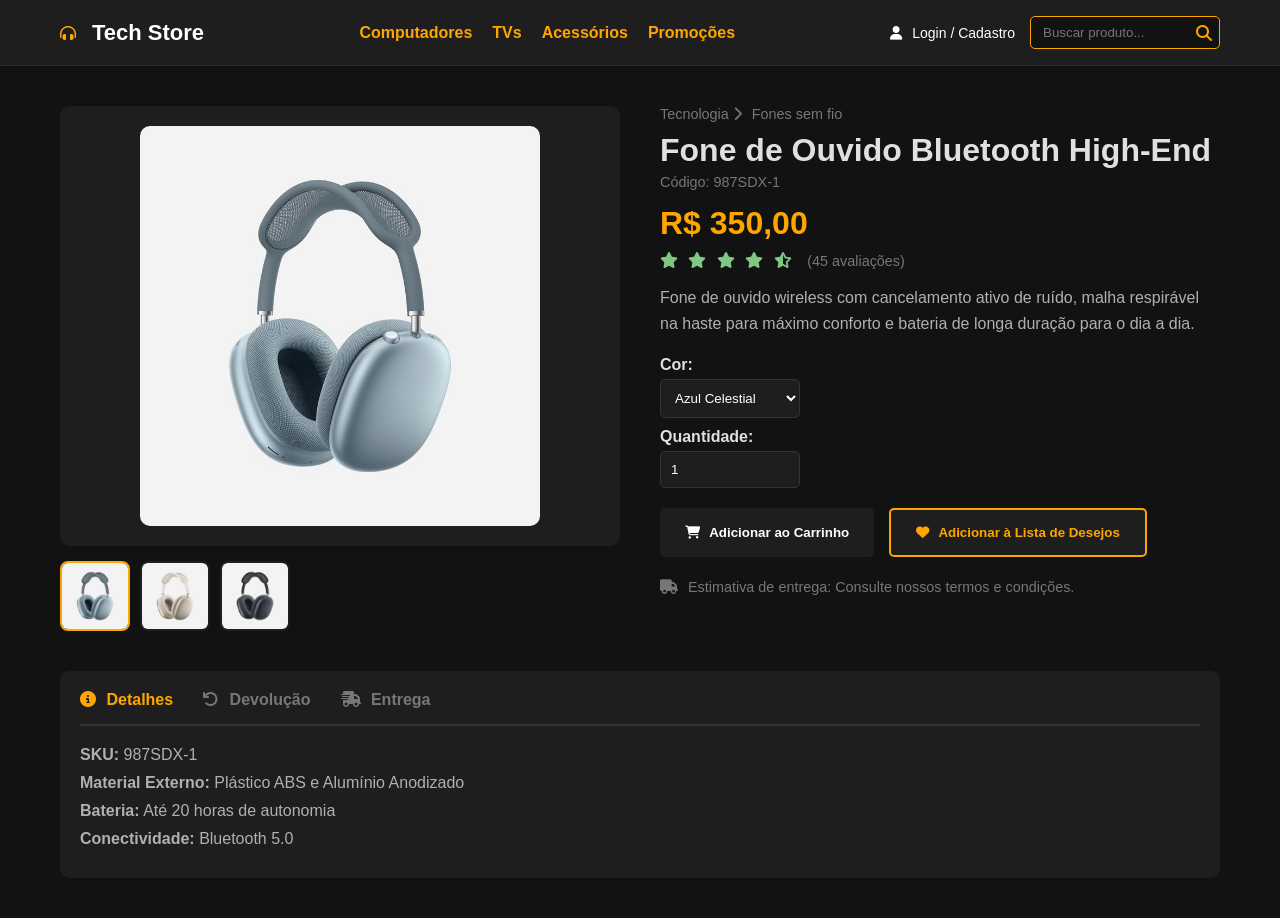
<file: pagina-de-produto/index.html>
<!DOCTYPE html>
<html lang="pt-BR">

<head>
    <meta charset="UTF-8">
    <meta name="viewport" content="width=device-width, initial-scale=1.0">

    <title>Tech Store - Fone de Ouvido Bluetooth</title>

    <!-- Biblioteca de Ícones (Font Awesome) -->
    <link rel="stylesheet" href="https://cdnjs.cloudflare.com/ajax/libs/font-awesome/6.5.1/css/all.min.css">

    <!-- Estilos Customizados -->
    <link rel="stylesheet" href="css/style.css">
</head>

<body>

    <!-- Cabeçalho / Navegação Superior -->
    <header>
        <div class="top-bar">

            <!-- Logo da Loja -->
            <div class="logo">
                <i class="fas fa-headphones-alt"></i>
                <h1>Tech Store</h1>
            </div>

            <!-- Links de Categorias -->
            <nav class="nav">
                <a href="#">Computadores</a>
                <a href="#">TVs</a>
                <a href="#">Acessórios</a>
                <a href="#">Promoções</a>
            </nav>

            <!-- Busca e Login do Usuário -->
            <div class="user-options">
                <a href="#">
                    <i class="fas fa-user"></i>
                    Login / Cadastro
                </a>

                <div class="search-box">
                    <input type="text" placeholder="Buscar produto...">
                    <i class="fas fa-search"></i>
                </div>
            </div>

        </div>
    </header>

    <!-- Conteúdo Principal do Produto -->
    <main class="container">

        <div class="product-details">

            <!-- Galeria de Imagens do Produto -->
            <div class="product-gallery">

                <div class="main-image-container">
                    <img
                        id="main-product-img"
                        src="img/fone2.jpg"
                        alt="Fone de Ouvido Bluetooth Azul"
                    >
                </div>

                <div class="gallery-thumbnails">
                    <img
                        src="img/fone2.jpg"
                        class="active-thumb"
                        data-color="azul"
                        alt="Fone Azul"
                    >

                    <img
                        src="img/fone3.jpg"
                        data-color="bege"
                        alt="Fone Bege"
                    >

                    <img
                        src="img/fone1.jpg"
                        data-color="preto"
                        alt="Fone Preto"
                    >
                </div>

            </div>

            <!-- Informações do Produto -->
            <div class="product-info">

                <p class="product-path">
                    Tecnologia
                    <i class="fas fa-chevron-right"></i>
                    Fones sem fio
                </p>

                <h2 id="product-title">
                    Fone de Ouvido Bluetooth High-End
                </h2>

                <p class="product-code">
                    Código: 987SDX-1
                </p>

                <p class="price">R$ 350,00</p>

                <!-- Avaliação por Estrelas -->
                <p class="rating">
                    <i class="fas fa-star"></i>
                    <i class="fas fa-star"></i>
                    <i class="fas fa-star"></i>
                    <i class="fas fa-star"></i>
                    <i class="fas fa-star-half-alt"></i>

                    <span>(45 avaliações)</span>
                </p>

                <p class="product-description">
                    Fone de ouvido wireless com cancelamento ativo de ruído,
                    malha respirável na haste para máximo conforto e bateria
                    de longa duração para o dia a dia.
                </p>

                <!-- Opções de Seleção de Cor e Quantidade -->
                <div class="product-options">

                    <label for="color">Cor:</label>

                    <select id="color">
                        <option value="azul">Azul Celestial</option>
                        <option value="bege">Bege Starlight</option>
                        <option value="preto">Preto Space Gray</option>
                    </select>

                    <label for="quantity">Quantidade:</label>

                    <input
                        type="number"
                        id="quantity"
                        value="1"
                        min="1"
                        max="10"
                    >

                </div>

                <!-- Botões de Compra e Lista de Desejos -->
                <div class="buttons">

                    <button class="add-to-cart">
                        <i class="fas fa-shopping-cart"></i>
                        Adicionar ao Carrinho
                    </button>

                    <button class="add-to-wishlist">
                        <i class="fas fa-heart"></i>
                        Adicionar à Lista de Desejos
                    </button>

                </div>

                <!-- Frete e Entrega -->
                <p class="delivery">
                    <i class="fas fa-truck"></i>
                    Estimativa de entrega: Consulte nossos termos e condições.
                </p>

            </div>

        </div>

        <!-- Abas de Especificações Técnicas -->
        <div class="product-specs">

            <ul class="tabs">

                <li class="tab-item active">
                    <i class="fas fa-info-circle"></i>
                    Detalhes
                </li>

                <li class="tab-item">
                    <i class="fas fa-undo"></i>
                    Devolução
                </li>

                <li class="tab-item">
                    <i class="fas fa-shipping-fast"></i>
                    Entrega
                </li>

            </ul>

            <div class="specs-content">

                <p>
                    <strong>SKU:</strong> 987SDX-1
                </p>

                <p>
                    <strong>Material Externo:</strong>
                    Plástico ABS e Alumínio Anodizado
                </p>

                <p>
                    <strong>Bateria:</strong>
                    Até 20 horas de autonomia
                </p>

                <p>
                    <strong>Conectividade:</strong>
                    Bluetooth 5.0
                </p>

            </div>

        </div>

    </main>

    <!-- JavaScript -->
    <script src="src/script.js"></script>

</body>
</html>
</file>
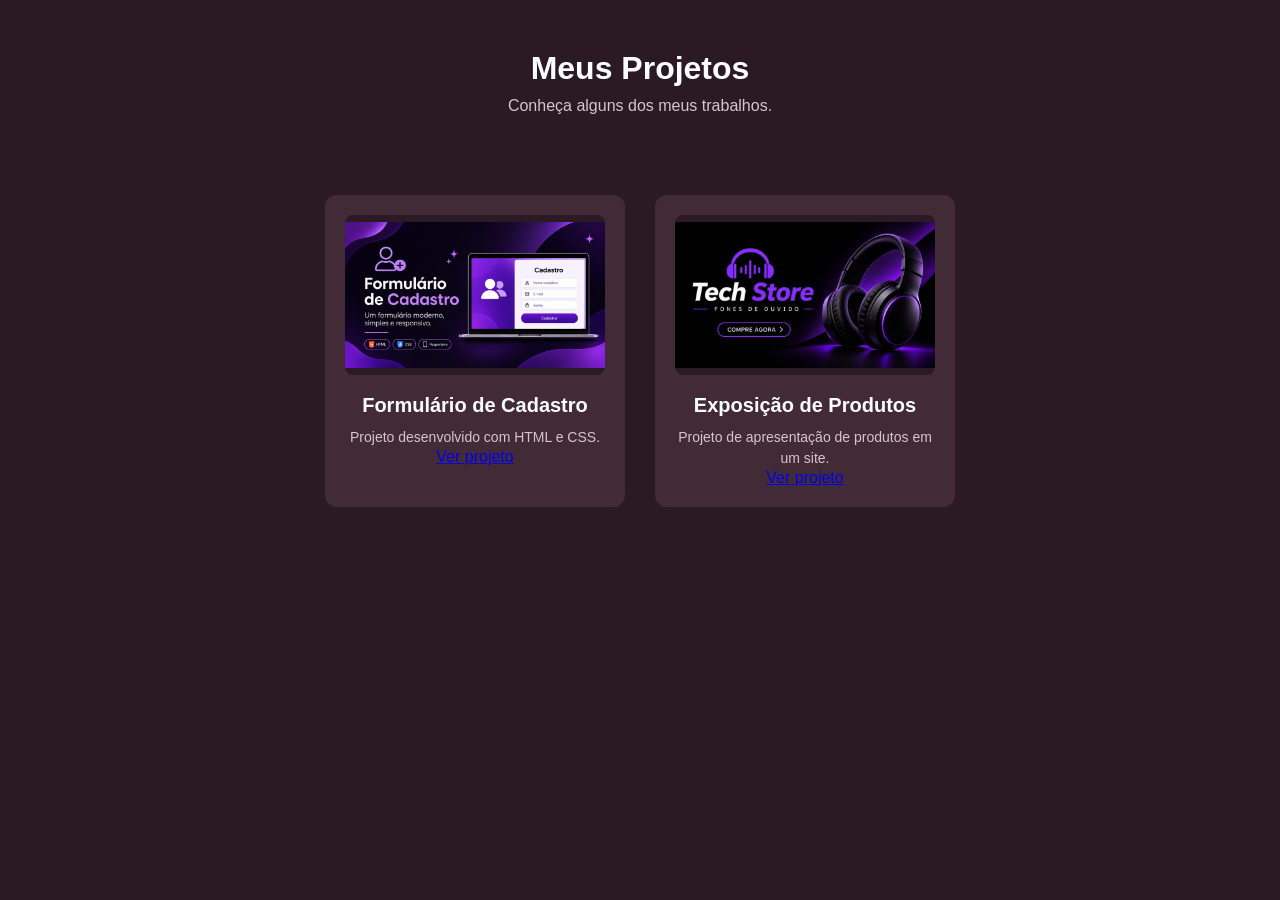
<file: portifolio/projetos/projetos.html>
<!DOCTYPE html>
<html lang="pt-BR">
<head>
    <meta charset="UTF-8">
    <meta name="viewport" content="width=device-width, initial-scale=1.0">
    <title>Meus Projetos</title>
    <link rel="stylesheet" href="../css/projetos.css">
</head>
<body>

    <header>
        <h1>Meus Projetos</h1>
        <p>Conheça alguns dos meus trabalhos.</p>
    </header>

    <main>
        <section class="projetos">

           <article class="card">

    <img src="../assets/img/formulario.png" alt="Projeto formulário de cadastro">

    <h2>Formulário de Cadastro</h2>

    <p>Projeto desenvolvido com HTML e CSS.</p>

    <a href="./formulario-de-cadastro/index.html" target="_blank">Ver projeto</a>

           </article>

          <article class="card">
    <img src="../assets/img/marca-fone.jpeg" alt="Projeto de exposição de produtos">

    <h2>Exposição de Produtos</h2>

    <p>Projeto de apresentação de produtos em um site.</p>

    <a href="./pagina-de-produto/index.html" target="_blank">Ver projeto</a>
    </article>

        </section>
    </main>

</body>
</html>
</file>
<file: pagina-de-produto/css/style.css>
/* Reset e estilos globais */
* {
    margin: 0;
    padding: 0;
    box-sizing: border-box;
    font-family: Arial, Helvetica, sans-serif;
}

body {
    background-color: #121212;
    color: #e0e0e0;
}

i {
    margin-right: 6px;
}

/* Cabeçalho e barra superior */
header {
    background-color: #1e1e1e;
    border-bottom: 1px solid #2a2a2a;
}

.top-bar {
    max-width: 1200px;
    margin: 0 auto;
    display: flex;
    align-items: center;
    justify-content: space-between;
    gap: 20px;
    padding: 16px 20px;
}

.logo {
    display: flex;
    align-items: center;
    gap: 10px;
    color: #ffa500;
    flex-shrink: 0;
}

.logo h1 {
    font-size: 22px;
    color: #ffffff;
}

.nav {
    display: flex;
    align-items: center;
    justify-content: center;
    flex-wrap: wrap;
    gap: 20px;
}

.nav a {
    color: #ffa500;
    text-decoration: none;
    font-weight: bold;
    transition: color 0.3s;
}

.nav a:hover {
    color: #e69500;
}

.user-options {
    display: flex;
    align-items: center;
    gap: 15px;
}

.user-options a {
    color: #ffffff;
    text-decoration: none;
    font-size: 14px;
    white-space: nowrap;
}

.search-box {
    position: relative;
    display: flex;
    align-items: center;
}

.search-box input {
    width: 190px;
    max-width: 100%;
    padding: 8px 30px 8px 12px;
    border-radius: 5px;
    border: 1px solid #ffa500;
    background-color: #121212;
    color: #fff;
    outline: none;
}

.search-box i {
    position: absolute;
    right: 8px;
    color: #ffa500;
    margin: 0;
}

/* Container principal */
.container {
    width: 100%;
    max-width: 1200px;
    margin: 20px auto;
    padding: 20px;
}

/* Detalhes do produto */
.product-details {
    display: flex;
    align-items: flex-start;
    gap: 40px;
}

.product-gallery {
    flex: 1;
    min-width: 0;
}

.main-image-container {
    min-height: 350px;
    background-color: #1e1e1e;
    border-radius: 10px;
    padding: 20px;
    display: flex;
    justify-content: center;
    align-items: center;
}

.main-image-container img {
    width: 100%;
    max-width: 400px;
    max-height: 400px;
    object-fit: contain;
    border-radius: 10px;
    transition: opacity 0.3s ease;
}

.gallery-thumbnails {
    display: flex;
    flex-wrap: wrap;
    gap: 10px;
    margin-top: 15px;
}

.gallery-thumbnails img {
    width: 70px;
    height: 70px;
    object-fit: cover;
    border: 2px solid transparent;
    border-radius: 8px;
    cursor: pointer;
    background-color: #1e1e1e;
    transition: border-color 0.3s ease, opacity 0.3s ease;
}

.gallery-thumbnails img:hover,
.gallery-thumbnails img.active-thumb {
    border-color: #ffa500;
}

/* Informações do produto */
.product-info {
    flex: 1;
    min-width: 0;
}

.product-path {
    font-size: 0.9rem;
    color: #777777;
    margin-bottom: 10px;
}

.product-info h2 {
    font-size: 2rem;
    color: #e0e0e0;
    margin-bottom: 5px;
}

.product-code {
    color: #777777;
    font-size: 0.9rem;
    margin-bottom: 15px;
}

.price {
    font-size: 2rem;
    color: #ffa500;
    font-weight: bold;
    margin-bottom: 10px;
}

.rating {
    color: #81c784;
    margin-bottom: 15px;
}

.rating span {
    color: #777777;
    font-size: 0.9rem;
    margin-left: 5px;
}

.product-description {
    font-size: 1rem;
    line-height: 1.6;
    color: #b0b0b0;
    margin-bottom: 20px;
}

/* Formulário de opções */
.product-options {
    margin: 20px 0;
}

.product-options label {
    display: block;
    font-weight: bold;
    margin-top: 10px;
    margin-bottom: 5px;
}

.product-options select,
.product-options input {
    width: 140px;
    max-width: 100%;
    padding: 10px;
    border: 1px solid #333;
    border-radius: 5px;
    background-color: #1e1e1e;
    color: #fff;
    outline: none;
}

/* Botões */
.buttons {
    display: flex;
    flex-wrap: wrap;
    gap: 15px;
    margin-top: 20px;
}

.buttons button {
    padding: 15px 25px;
    border-radius: 5px;
    border: none;
    font-weight: bold;
    cursor: pointer;
    transition: background 0.3s ease, color 0.3s ease;
}

.add-to-cart {
    background-color: #1e1e1e;
    color: #ffffff;
}

.add-to-cart:hover {
    background-color: #388e3c;
}

.add-to-wishlist {
    background-color: #1e1e1e;
    color: #ffa500;
    border: 2px solid #ffa500 !important;
}

.add-to-wishlist:hover {
    background-color: #ffa500;
    color: #121212;
}

.delivery {
    margin-top: 20px;
    color: #777777;
    font-size: 0.9rem;
    line-height: 1.5;
}

/* Especificações e abas */
.product-specs {
    margin-top: 40px;
    background-color: #1e1e1e;
    border-radius: 10px;
    padding: 20px;
}

.tabs {
    display: flex;
    flex-wrap: wrap;
    gap: 30px;
    list-style: none;
    border-bottom: 2px solid #333;
    padding-bottom: 15px;
    margin-bottom: 20px;
}

.tabs li {
    font-weight: bold;
    color: #777777;
    cursor: pointer;
    transition: color 0.3s ease;
}

.tabs li.active,
.tabs li:hover {
    color: #ffa500;
}

.specs-content p {
    color: #b0b0b0;
    font-size: 1rem;
    margin: 10px 0;
}

/* Tablets e telas menores */
@media (max-width: 1024px) {
    .top-bar {
        flex-direction: column;
        gap: 18px;
    }

    .product-details {
        gap: 25px;
    }
}

/* Celulares */
@media (max-width: 650px) {
    .top-bar {
        padding: 20px 15px;
    }

    .nav {
        gap: 12px;
    }

    .nav a {
        font-size: 14px;
    }

    .user-options {
        width: 100%;
        flex-direction: column;
    }

    .search-box {
        width: 100%;
    }

    .search-box input {
        width: 100%;
    }

    .container {
        padding: 15px;
    }

    .product-details {
        flex-direction: column;
        gap: 30px;
    }

    .product-gallery,
    .product-info {
        width: 100%;
    }

    .main-image-container {
        min-height: 260px;
    }

    .main-image-container img {
        max-height: 280px;
    }

    .product-info h2 {
        font-size: 1.6rem;
    }

    .buttons {
        flex-direction: column;
    }

    .buttons button {
        width: 100%;
    }

    .product-specs {
        padding: 15px;
    }

    .tabs {
        gap: 15px;
        font-size: 0.85rem;
    }
}

/* Celulares muito estreitos */
@media (max-width: 380px) {
    .logo h1 {
        font-size: 20px;
    }

    .nav {
        gap: 10px;
    }

    .nav a {
        font-size: 12px;
    }

    .price {
        font-size: 1.7rem;
    }

    .tabs {
        gap: 10px;
        font-size: 0.78rem;
    }
}
</file>
<file: portifolio/css/projetos.css>
* {
    margin: 0;
    padding: 0;
    box-sizing: border-box;
}

body {
    font-family: Arial, sans-serif;
    background-color: #2b1a23;
    color: #ffffff;
}

header {
    text-align: center;
    padding: 50px 20px;
}

header h1 {
    font-size: 32px;
    margin-bottom: 10px;
}

header p {
    color: #d6c5ce;
}

.projetos {
    display: flex;
    justify-content: center;
    flex-wrap: wrap;
    gap: 30px;
    padding: 30px;
}

.card {
    background-color: #422b37;
    width: 300px;
    padding: 20px;
    border-radius: 12px;
    text-align: center;
}

.card img {
    width: 100%;
    height: 160px;
    object-fit: contain;
    background-color: #2b1a23;
    border-radius: 8px;
    margin-bottom: 15px;
}

.card h2 {
    font-size: 20px;
    margin-bottom: 10px;
}

.card p {
    color: #d6c5ce;
    font-size: 14px;
    line-height: 1.5;
}

@media (max-width: 600px) {
    .projetos {
        padding: 20px;
    }

    .card {
        width: 100%;
    }
}
</file>
